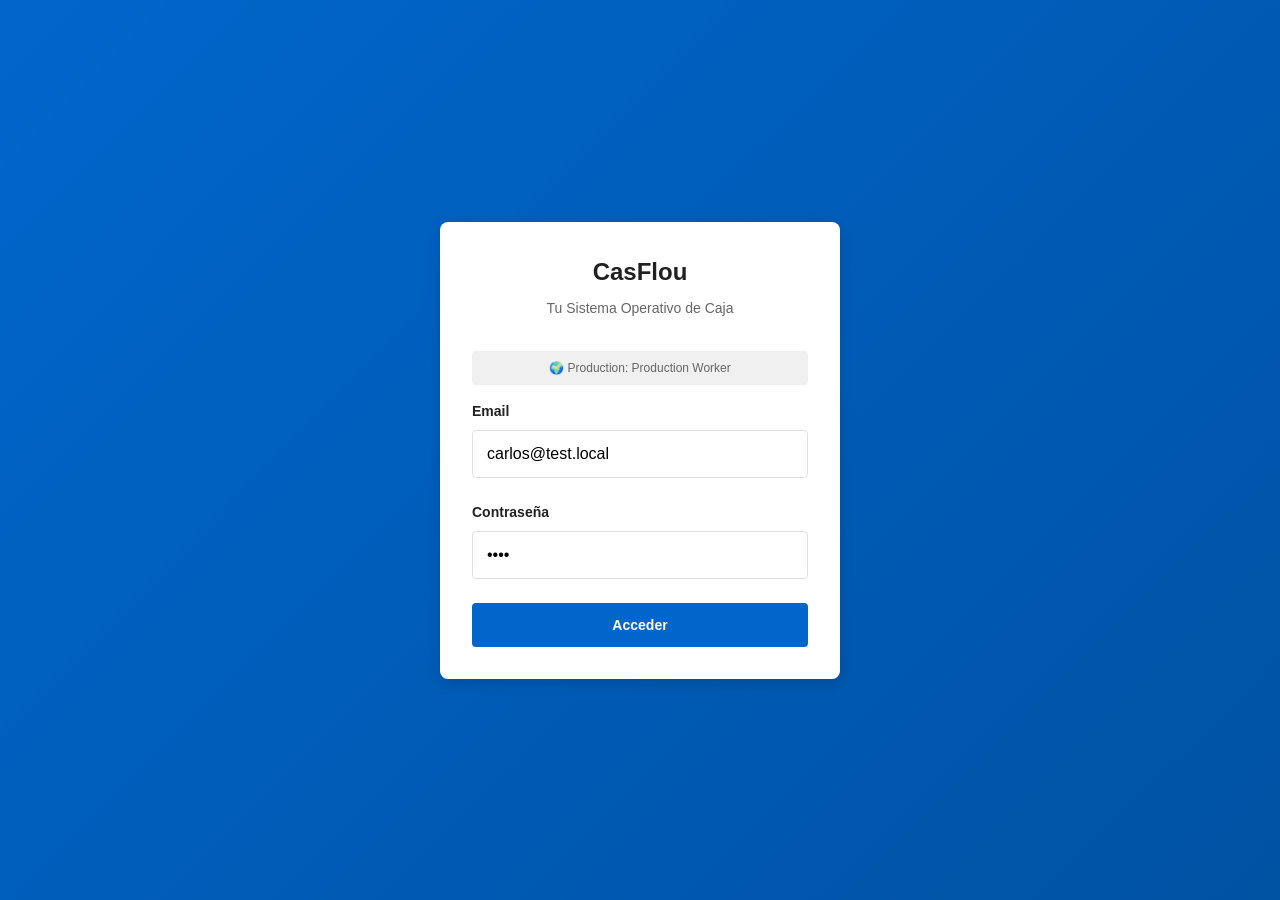
<file: index.html>
<!DOCTYPE html>
<html lang="es">
<head>
  <meta charset="UTF-8">
  <meta name="viewport" content="width=device-width, initial-scale=1">
  <title>CasFlou - Cargando...</title>
  <style>
    body {
      margin: 0;
      padding: 0;
      font-family: system-ui, -apple-system, sans-serif;
      background: #f5f5f5;
      display: flex;
      align-items: center;
      justify-content: center;
      height: 100vh;
    }
    .loading {
      text-align: center;
    }
    .spinner {
      border: 4px solid #f3f3f3;
      border-top: 4px solid #0066cc;
      border-radius: 50%;
      width: 40px;
      height: 40px;
      animation: spin 1s linear infinite;
      margin: 0 auto 1rem;
    }
    @keyframes spin {
      0% { transform: rotate(0deg); }
      100% { transform: rotate(360deg); }
    }
  </style>
</head>
<body>
  <div class="loading">
    <div class="spinner"></div>
    <p>Iniciando CasFlou...</p>
  </div>

  <script>
    console.log('index.html: Checking auth state');

    // Simple redirect based on auth
    const hasToken = localStorage.getItem('casflou_session');
    const target = hasToken ? '/queue.html' : '/login.html';

    console.log('index.html: Redirecting to', target);
    window.location.replace(target);
  </script>
</body>
</html>
</file>
<file: css/main.css>
/* CasFlou PWA - Main stylesheet */
/* Mobile-first, no framework, CSS variables */

:root {
  --primary: #0066cc;
  --primary-dark: #0052a3;
  --danger: #d32f2f;
  --warning: #f57c00;
  --success: #388e3c;
  --neutral: #666;
  --neutral-light: #f5f5f5;
  --neutral-lighter: #fafafa;
  --border: #e0e0e0;
  --border-light: #f0f0f0;
  --text: #212121;
  --text-secondary: #666;
  --text-tertiary: #999;
  --urgent-bg: #ffebee;
  --urgent-border: #ef5350;
  --high-bg: #fff3e0;
  --high-border: #ffa726;
  --normal-bg: #f1f8e9;
  --normal-border: #9ccc65;
  --radius: 8px;
  --radius-sm: 4px;
}

* {
  box-sizing: border-box;
  margin: 0;
  padding: 0;
}

html, body {
  width: 100%;
  height: 100%;
  font-family: -apple-system, BlinkMacSystemFont, 'Segoe UI', Roboto, sans-serif;
  font-size: 16px;
  line-height: 1.5;
  color: var(--text);
  background: #fff;
}

body {
  padding: 0;
  overflow-x: hidden;
}

/* ─────── APP HEADER ─────── */
.app-header {
  position: sticky;
  top: 0;
  z-index: 100;
  background: #fff;
  border-bottom: 1px solid var(--border-light);
  padding: 1rem;
  display: flex;
  align-items: center;
  justify-content: space-between;
  box-shadow: 0 1px 3px rgba(0,0,0,0.08);
}

.app-header h1 {
  font-size: 1.3rem;
  font-weight: 700;
  margin: 0 0 0.5rem 0;
}

.total-outstanding {
  font-size: 1.5rem;
  font-weight: 700;
  color: var(--primary);
  white-space: nowrap;
}

.icon-btn {
  width: 44px;
  height: 44px;
  border-radius: 50%;
  border: none;
  background: var(--neutral-light);
  cursor: pointer;
  font-size: 1.5rem;
  display: flex;
  align-items: center;
  justify-content: center;
  transition: background 0.2s;
  -webkit-appearance: none;
  appearance: none;
}

.icon-btn:active {
  background: var(--border);
}

a.icon-btn {
  text-decoration: none;
}

/* ─────── FORMS ─────── */
.form-group {
  margin-bottom: 1.5rem;
}

label {
  display: block;
  font-size: 0.875rem;
  font-weight: 600;
  margin-bottom: 0.5rem;
  color: var(--text);
}

input[type="email"],
input[type="password"],
input[type="text"],
input[type="date"],
textarea,
select {
  width: 100%;
  padding: 0.875rem;
  border: 1px solid var(--border);
  border-radius: var(--radius-sm);
  font-size: 1rem;
  font-family: inherit;
  transition: border-color 0.2s, box-shadow 0.2s;
  -webkit-appearance: none;
  appearance: none;
}

input[type="email"]:focus,
input[type="password"]:focus,
input[type="text"]:focus,
input[type="date"]:focus,
textarea:focus,
select:focus {
  outline: none;
  border-color: var(--primary);
  box-shadow: 0 0 0 3px rgba(0, 102, 204, 0.1);
}

textarea {
  resize: vertical;
  min-height: 100px;
}

/* ─────── BUTTONS ─────── */
.btn,
button,
[role="button"] {
  padding: 0.75rem 1.5rem;
  border: none;
  border-radius: var(--radius-sm);
  font-size: 0.875rem;
  font-weight: 600;
  cursor: pointer;
  transition: background 0.2s, color 0.2s, transform 0.1s;
  -webkit-appearance: none;
  appearance: none;
  display: inline-block;
  text-align: center;
  text-decoration: none;
  min-height: 44px;
}

.btn-primary,
button:not([class]) {
  background: var(--primary);
  color: white;
}

.btn-primary:active,
button:not([class]):active {
  background: var(--primary-dark);
  transform: scale(0.98);
}

.btn-secondary {
  background: var(--neutral-light);
  color: var(--text);
  border: 1px solid var(--border);
}

.btn-secondary:active {
  background: var(--border);
}

.btn-danger {
  background: var(--danger);
  color: white;
}

.btn-danger:active {
  background: #b71c1c;
}

.btn-success {
  background: var(--success);
  color: white;
}

.btn-draft {
  background: var(--neutral-light);
  color: var(--primary);
  border: 1px solid var(--primary);
  padding: 0.5rem 1rem;
  font-size: 0.8rem;
}

.btn-whatsapp {
  background: #25d366;
  color: white;
  padding: 0.5rem 1rem;
  font-size: 0.8rem;
}

.btn-log {
  background: var(--primary);
  color: white;
  padding: 0.5rem 1rem;
  font-size: 0.8rem;
}

/* ─────── QUEUE CARDS (Material Design 3) ─────── */
.queue-list {
  display: flex;
  flex-direction: column;
  gap: 0.75rem;
  padding: 1rem;
}

.queue-card {
  border: none;
  border-radius: 0;
  padding: 1rem;
  background: #fff;
  position: relative;
  box-shadow: none;
  transition: background 0.2s ease;
  border-bottom: 1px solid #e8e8e8;
}

.queue-card:hover {
  background: #fafafa;
}

.queue-card:last-child {
  border-bottom: none;
}

.queue-card.urgent {
  background: #fff;
}

.queue-card.high {
  background: #fff;
}

.queue-card.normal {
  background: #fff;
}

.card-header {
  display: flex;
  justify-content: space-between;
  align-items: center;
  margin-bottom: 0.5rem;
  gap: 1rem;
}

.card-header h3 {
  font-size: 1rem;
  font-weight: 600;
  flex: 1;
  margin: 0;
  line-height: 1.4;
}

.card-priority {
  display: flex;
  align-items: center;
  justify-content: center;
  width: 48px;
  height: 48px;
  border-radius: 8px;
  font-weight: 700;
  font-size: 1.1rem;
  flex-shrink: 0;
  background: rgba(0, 0, 0, 0.05);
  color: var(--text);
  border: 2px solid rgba(0, 0, 0, 0.08);
}

/* Risk Score A (Low Risk) - Green */
.card-risk-a {
  background: rgba(76, 175, 80, 0.08);
  color: #388e3c;
  border-color: rgba(56, 142, 60, 0.2);
}

/* Risk Score B (Medium Risk) - Orange */
.card-risk-b {
  background: rgba(255, 152, 0, 0.08);
  color: #e65100;
  border-color: rgba(245, 124, 0, 0.2);
}

/* Risk Score C (High Risk) - Red */
.card-risk-c {
  background: rgba(211, 47, 47, 0.08);
  color: #c62828;
  border-color: rgba(211, 47, 47, 0.2);
}

.card-main-info {
  display: grid;
  grid-template-columns: 1fr auto;
  gap: 1rem;
  margin-bottom: 0.75rem;
}

.card-invoice-amount {
  display: flex;
  flex-direction: column;
  gap: 0.25rem;
}

.card-invoice-amount p {
  margin: 0;
  font-size: 0.9rem;
  font-weight: 500;
}

.card-amount {
  font-size: 1.2rem;
  font-weight: 700;
  color: var(--primary);
}

.card-status {
  display: flex;
  flex-direction: column;
  align-items: flex-end;
  gap: 0.25rem;
  text-align: right;
}

.card-status p {
  margin: 0;
  font-size: 0.85rem;
  color: var(--text-secondary);
  font-weight: 500;
}

.overdue-days {
  font-size: 1.1rem;
  font-weight: 700;
}

.queue-card.urgent .overdue-days {
  color: #d32f2f;
}

.queue-card.high .overdue-days {
  color: #f57c00;
}

.card-context {
  font-size: 0.8rem;
  color: var(--text-secondary);
  margin: 0.5rem 0 0.75rem 0;
  line-height: 1.4;
  display: -webkit-box;
  -webkit-line-clamp: 2;
  -webkit-box-orient: vertical;
  overflow: hidden;
}

.card-actions {
  display: flex;
  gap: 0.5rem;
  justify-content: flex-end;
}

.card-actions button,
.card-actions a {
  padding: 0.5rem 1rem;
  font-size: 0.85rem;
  font-weight: 600;
  border: none;
  border-radius: 6px;
  cursor: pointer;
  transition: all 0.2s ease;
  text-decoration: none;
  display: inline-flex;
  align-items: center;
  justify-content: center;
}

.card-actions .btn-primary {
  background: var(--primary);
  color: white;
  flex: 1;
}

.card-actions .btn-primary:hover {
  background: #0052a3;
}

.card-actions .btn-mensaje {
  background: #4caf50;
  color: white;
  border: none;
}

.card-actions .btn-mensaje:hover {
  background: #388e3c;
}

.card-actions .btn-secondary {
  background: transparent;
  color: var(--primary);
  border: 1px solid var(--primary);
}

.card-actions .btn-secondary:hover {
  background: rgba(0, 102, 204, 0.05);
}

.card-actions .btn-more {
  width: 40px;
  height: 40px;
  padding: 0;
  display: flex;
  align-items: center;
  justify-content: center;
  background: transparent;
  color: var(--text-secondary);
  border: none;
  font-size: 1.2rem;
  cursor: pointer;
}

.card-actions .btn-more:hover {
  background: rgba(0, 0, 0, 0.05);
  border-radius: 50%;
}

/* ─────── CARD MENU (More Actions) ─────── */
.card-menu {
  margin-top: 0.75rem;
  padding-top: 0.75rem;
  border-top: 1px solid rgba(0, 0, 0, 0.08);
  animation: slideDown 0.2s ease;
}

@keyframes slideDown {
  from {
    opacity: 0;
    transform: translateY(-10px);
  }
  to {
    opacity: 1;
    transform: translateY(0);
  }
}

.card-menu-content {
  display: flex;
  flex-direction: column;
  gap: 0.5rem;
}

.card-menu-item {
  padding: 0.75rem;
  background: transparent;
  border: none;
  border-radius: 6px;
  color: var(--text);
  font-size: 0.9rem;
  font-weight: 500;
  text-align: left;
  cursor: pointer;
  transition: background 0.2s ease;
}

.card-menu-item:hover {
  background: rgba(0, 0, 0, 0.05);
}

.card-menu-item a {
  text-decoration: none;
  color: inherit;
  display: block;
}

.card-draft {
  margin-top: 1rem;
  padding-top: 1rem;
  border-top: 1px solid var(--border);
}

/* ─────── DRAFT MESSAGE ─────── */
.draft-bubble {
  background: #e3f2fd;
  border-left: 4px solid var(--primary);
  padding: 1rem;
  border-radius: var(--radius-sm);
  margin-bottom: 1rem;
  font-style: italic;
  color: var(--text);
  line-height: 1.6;
}

.draft-bubble[contenteditable="true"] {
  cursor: text;
  background: #f3f7fd;
  border-color: var(--primary-dark);
}

/* ─────── OUTCOME PANEL ─────── */
.outcome-panel {
  background: var(--neutral-lighter);
  border: 1px solid var(--border-light);
  border-radius: var(--radius);
  padding: 1rem;
  margin-top: 1rem;
}

.outcome-label {
  font-size: 0.875rem;
  font-weight: 600;
  margin-bottom: 0.75rem;
  display: block;
}

.outcome-pills {
  display: flex;
  gap: 0.5rem;
  flex-wrap: wrap;
  margin-bottom: 1rem;
}

.outcome-pill {
  padding: 0.5rem 1rem;
  border: 2px solid var(--border);
  background: white;
  border-radius: 20px;
  cursor: pointer;
  font-size: 0.875rem;
  font-weight: 600;
  transition: border-color 0.2s, background 0.2s;
  -webkit-appearance: none;
  appearance: none;
}

.outcome-pill:active,
.outcome-pill.selected {
  border-color: var(--primary);
  background: var(--primary);
  color: white;
}

.promise-date-input {
  display: none;
}

.promise-date-input.show {
  display: block;
  margin-top: 0.75rem;
}

/* ─────── LOGIN SCREEN ─────── */
.login-container {
  display: flex;
  flex-direction: column;
  align-items: center;
  justify-content: center;
  min-height: 100vh;
  padding: 2rem 1rem;
  background: linear-gradient(135deg, #0066cc 0%, #0052a3 100%);
}

.login-card {
  background: white;
  border-radius: var(--radius);
  padding: 2rem;
  width: 100%;
  max-width: 400px;
  box-shadow: 0 4px 12px rgba(0, 0, 0, 0.15);
}

.login-card h1 {
  font-size: 1.5rem;
  margin-bottom: 0.5rem;
  text-align: center;
}

.login-card p {
  font-size: 0.875rem;
  color: var(--text-secondary);
  text-align: center;
  margin-bottom: 2rem;
}

.login-card .form-group:last-of-type {
  margin-bottom: 2rem;
}

.login-card button {
  width: 100%;
}

/* ─────── TIMELINE ─────── */
.timeline {
  position: relative;
  padding: 1rem 0 1rem 2.5rem;
}

.timeline::before {
  content: '';
  position: absolute;
  left: 0.75rem;
  top: 0;
  bottom: 0;
  width: 2px;
  background: var(--border-light);
}

.timeline-item {
  position: relative;
  margin-bottom: 1.5rem;
  padding: 0.75rem;
  background: var(--neutral-lighter);
  border-radius: var(--radius-sm);
}

.timeline-item::before {
  content: '';
  position: absolute;
  left: -2.25rem;
  top: 1rem;
  width: 12px;
  height: 12px;
  background: white;
  border: 2px solid var(--border);
  border-radius: 50%;
}

.timeline-item.contact::before {
  border-color: var(--primary);
  background: var(--primary);
}

.timeline-item.promise::before {
  border-color: var(--warning);
  background: var(--warning);
}

.timeline-item.payment::before {
  border-color: var(--success);
  background: var(--success);
}

.timeline-date {
  font-size: 0.75rem;
  color: var(--text-tertiary);
  font-weight: 600;
  margin-bottom: 0.25rem;
}

.timeline-action {
  font-size: 0.875rem;
  font-weight: 600;
}

.timeline-note {
  font-size: 0.8rem;
  color: var(--text-secondary);
  margin-top: 0.25rem;
  font-style: italic;
}

/* ─────── SKELETON LOADING ─────── */
.skeleton-card {
  border-radius: var(--radius);
  height: 150px;
  background: linear-gradient(90deg, #f0f0f0 25%, #e0e0e0 50%, #f0f0f0 75%);
  background-size: 200% 100%;
  animation: loading 1.5s infinite;
}

@keyframes loading {
  0% { background-position: 200% 0; }
  100% { background-position: -200% 0; }
}

.skeleton-list {
  padding: 1rem;
  display: flex;
  flex-direction: column;
  gap: 1rem;
}

.htmx-indicator {
  display: none;
}

.htmx-request .htmx-indicator {
  display: block;
}

.htmx-request.htmx-settling .htmx-indicator {
  display: none;
}

/* ─────── EMPTY STATE ─────── */
.empty-state {
  text-align: center;
  padding: 3rem 1rem;
  color: var(--text-tertiary);
  font-size: 1.125rem;
}

/* ─────── DASHBOARD ─────── */
.dashboard-grid {
  display: grid;
  grid-template-columns: 1fr;
  gap: 1.5rem;
  padding: 1rem;
}

.dashboard-card {
  background: white;
  border: 1px solid var(--border-light);
  border-radius: var(--radius);
  padding: 1.5rem;
  box-shadow: 0 1px 3px rgba(0,0,0,0.08);
}

.dashboard-card h2 {
  font-size: 1rem;
  font-weight: 700;
  margin-bottom: 1rem;
  color: var(--text);
}

.metric {
  display: flex;
  justify-content: space-between;
  align-items: center;
  padding: 1rem 0;
  border-bottom: 1px solid var(--border-light);
}

.metric:last-child {
  border-bottom: none;
}

.metric-label {
  font-size: 0.875rem;
  color: var(--text-secondary);
}

.metric-value {
  font-size: 1.5rem;
  font-weight: 700;
  color: var(--primary);
}

/* ─────── MODAL ─────── */
.modal {
  position: fixed;
  top: 0;
  left: 0;
  width: 100%;
  height: 100%;
  background: rgba(0, 0, 0, 0.5);
  display: flex;
  align-items: center;
  justify-content: center;
  z-index: 1000;
}

.modal-content {
  background: white;
  border-radius: var(--radius);
  box-shadow: 0 4px 16px rgba(0, 0, 0, 0.2);
  width: 90vw;
  max-width: 500px;
  max-height: 90vh;
  overflow-y: auto;
}

.modal-header {
  display: flex;
  justify-content: space-between;
  align-items: center;
  padding: 1rem;
  border-bottom: 1px solid var(--border-light);
}

.modal-header h3 {
  margin: 0;
  font-size: 1.125rem;
  font-weight: 700;
}

.modal-close {
  background: none;
  border: none;
  font-size: 1.5rem;
  cursor: pointer;
  color: var(--text-tertiary);
  padding: 0;
  width: 32px;
  height: 32px;
  display: flex;
  align-items: center;
  justify-content: center;
  border-radius: 4px;
  transition: background 0.2s;
}

.modal-close:active {
  background: var(--neutral-light);
  color: var(--text);
}

.modal-body {
  padding: 1rem;
}

.modal-footer {
  display: flex;
  flex-direction: column;
  gap: 0.75rem;
  padding: 1rem;
  border-top: 1px solid var(--border-light);
}

.modal-footer button,
.modal-footer a {
  padding: 0.75rem 1rem;
  font-size: 0.9rem;
  width: 100%;
  text-align: center;
  display: block;
}

@media (min-width: 480px) {
  .modal-footer {
    flex-direction: row;
    justify-content: flex-end;
  }

  .modal-footer button,
  .modal-footer a {
    width: auto;
  }
}

/* ─────── SNOOZE ─────── */
.snooze-quick {
  display: flex;
  gap: 0.5rem;
  margin-bottom: 1rem;
  flex-wrap: wrap;
}

.snooze-btn {
  flex: 1;
  min-width: 80px;
  padding: 0.5rem;
  background: white;
  border: 1px solid var(--border);
  border-radius: var(--radius-sm);
  cursor: pointer;
  font-size: 0.8rem;
  font-weight: 600;
  transition: all 0.2s;
  -webkit-appearance: none;
  appearance: none;
}

.snooze-btn:active {
  background: var(--primary);
  color: white;
  border-color: var(--primary);
  transform: scale(0.98);
}

.btn-snooze {
  background: var(--neutral-light);
  border: 1px solid var(--border);
  color: var(--text);
  padding: 0.5rem 0.75rem;
  font-size: 0.75rem;
  font-weight: 600;
  white-space: nowrap;
}

.btn-snooze:active {
  background: var(--border);
  border-color: var(--primary);
}

.btn-debtor {
  background: white;
  border: 1px solid var(--border);
  color: var(--text);
  padding: 0.5rem 0.75rem;
  font-size: 0.75rem;
  font-weight: 600;
  white-space: nowrap;
  cursor: pointer;
  transition: all 0.2s;
  -webkit-appearance: none;
  appearance: none;
}

.btn-debtor:active {
  background: #f0f4ff;
  border-color: var(--primary);
}

/* ─────── TONE SELECTOR ─────── */
.tone-options {
  display: grid;
  gap: 1rem;
  margin-bottom: 1rem;
}

.tone-btn {
  padding: 1rem;
  background: white;
  border: 2px solid var(--border);
  border-radius: var(--radius);
  cursor: pointer;
  text-align: center;
  transition: all 0.2s;
  -webkit-appearance: none;
  appearance: none;
}

.tone-btn:active {
  border-color: var(--primary);
  background: rgba(0, 102, 204, 0.05);
  transform: scale(0.98);
}

.tone-icon {
  font-size: 2rem;
  margin-bottom: 0.5rem;
}

.tone-name {
  font-weight: 700;
  font-size: 1rem;
  color: var(--text);
  margin-bottom: 0.25rem;
}

.tone-desc {
  font-size: 0.75rem;
  color: var(--text-secondary);
}

.form-input {
  width: 100%;
  padding: 0.875rem;
  border: 1px solid var(--border);
  border-radius: var(--radius-sm);
  font-size: 0.875rem;
  font-family: inherit;
  box-sizing: border-box;
  -webkit-appearance: none;
  appearance: none;
}

.form-input:focus {
  outline: none;
  border-color: var(--primary);
  box-shadow: 0 0 0 3px rgba(0, 102, 204, 0.1);
}

.form-input textarea {
  resize: vertical;
  min-height: 60px;
}

/* ─────── RESPONSIVE ─────── */
@media (min-width: 480px) {
  #settings-nav {
    display: block !important;
  }

  .queue-card {
    display: grid;
    grid-template-columns: 1fr auto;
    gap: 1rem;
  }

  .card-header {
    grid-column: 1 / -1;
  }

  .card-details {
    grid-column: 1;
  }

  .card-actions {
    grid-column: 2;
    flex-direction: column;
  }
}

@media (min-width: 640px) {
  .dashboard-grid {
    grid-template-columns: 1fr 1fr;
  }

  .modal-content {
    width: 500px;
  }
}

/* ─────── LOADING & DISABLED ─────── */
button:disabled,
[disabled] {
  opacity: 0.5;
  cursor: not-allowed;
}

.is-loading {
  opacity: 0.6;
  pointer-events: none;
}

/* ─────── SETTINGS PAGE ─────── */
.settings-container {
  max-width: 600px;
  margin: 1rem auto;
  padding: 0 1rem;
}

.settings-panel {
  background: white;
  border-radius: 12px;
  padding: 2rem;
  box-shadow: 0 2px 8px rgba(0, 0, 0, 0.1);
}

.settings-panel h2 {
  margin: 0 0 1rem 0;
  font-size: 1.25rem;
  color: var(--text);
}

.tone-selector {
  display: flex;
  flex-direction: column;
  gap: 1.5rem;
}

.tone-group {
  display: flex;
  flex-direction: column;
  gap: 0.5rem;
}

.tone-group label {
  font-weight: 600;
  color: var(--text);
}

.tone-group select {
  padding: 0.75rem;
  border: 1px solid var(--border-light);
  border-radius: 6px;
  font-size: 0.95rem;
  background: white;
  cursor: pointer;
  transition: border-color 0.2s;
}

.tone-group select:focus {
  outline: none;
  border-color: var(--primary);
  box-shadow: 0 0 0 3px rgba(0, 102, 204, 0.1);
}

/* ─────── REGENERATE BUTTON ─────── */
.btn-regenerate {
  background: linear-gradient(135deg, #667eea 0%, #764ba2 100%);
  color: white;
  border: none;
  padding: 0.75rem 1.5rem;
  border-radius: 6px;
  font-weight: 600;
  cursor: pointer;
  transition: transform 0.2s, box-shadow 0.2s;
  font-size: 0.9rem;
}

.btn-regenerate:active {
  transform: scale(0.98);
}

.btn-regenerate:disabled {
  opacity: 0.6;
  cursor: not-allowed;
}

/* ─────── DRAFT ACTIONS ─────── */
.draft-actions {
  display: grid;
  grid-template-columns: 1fr 1fr;
  gap: 0.5rem;
  padding-top: 1rem;
  border-top: 1px solid var(--border-light);
}

.draft-actions .btn-send {
  background: #25d366;
  color: white;
  grid-column: 1 / -1;
  font-weight: 600;
}

.draft-actions .btn-send:hover {
  background: #1fa851;
}

.draft-actions .btn-register {
  background: var(--primary);
  color: white;
}

.draft-actions .btn-register:hover {
  background: #0052a3;
}

.draft-actions .btn-cancel {
  background: var(--border-light);
  color: var(--text);
}

.draft-actions .btn-cancel:hover {
  background: #ddd;
}

/* ─────── DEBTOR SETTINGS MODAL ─────── */
.debtor-settings {
  padding: 1rem;
  background: #f5f5f5;
  border-radius: 8px;
  margin-top: 1rem;
}

.debtor-settings h4 {
  margin: 0 0 0.5rem 0;
  font-size: 0.95rem;
  color: var(--text);
}

.debtor-settings select {
  width: 100%;
  padding: 0.5rem;
  border: 1px solid var(--border-light);
  border-radius: 4px;
  margin-bottom: 0.75rem;
}
  }
}
</file>
